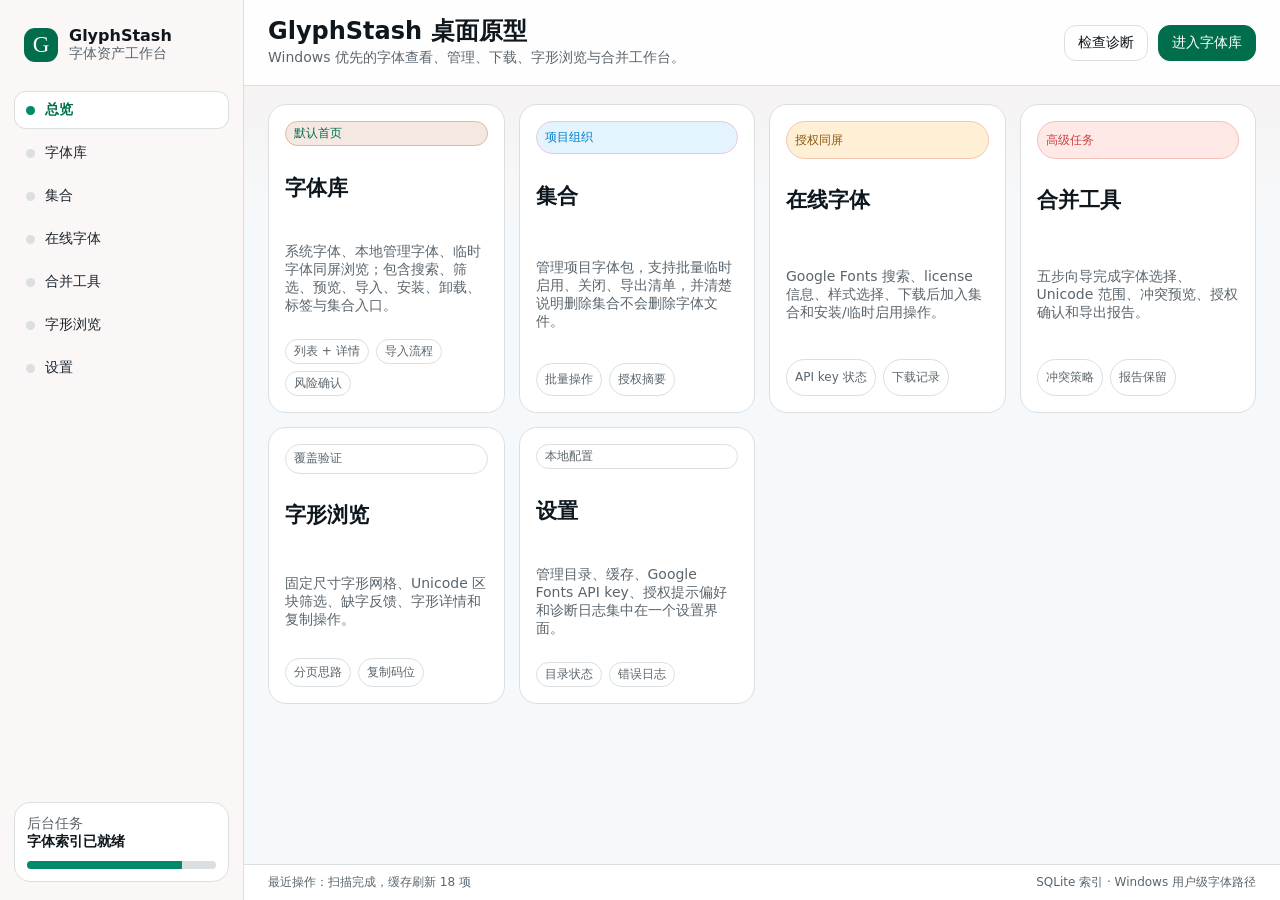
<file: docs/mockup/index.html>
<!doctype html>
<html lang="zh-CN">
<head>
  <meta charset="utf-8">
  <meta name="viewport" content="width=device-width, initial-scale=1">
  <title>GlyphStash Prototype</title>
  <link rel="stylesheet" href="css/glyphstash.css">
</head>
<body>
  <main class="app">
    <aside class="nav">
      <div class="brand">
        <div class="brand-mark">G</div>
        <div>
          <strong>GlyphStash</strong>
          <span>字体资产工作台</span>
        </div>
      </div>
      <nav class="nav-section" aria-label="主导航">
        <a class="nav-link active" href="index.html"><i class="nav-dot"></i><span>总览</span></a>
        <a class="nav-link" href="font-library.html"><i class="nav-dot"></i><span>字体库</span></a>
        <a class="nav-link" href="collections.html"><i class="nav-dot"></i><span>集合</span></a>
        <a class="nav-link" href="online-fonts.html"><i class="nav-dot"></i><span>在线字体</span></a>
        <a class="nav-link" href="merge-tool.html"><i class="nav-dot"></i><span>合并工具</span></a>
        <a class="nav-link" href="glyph-browser.html"><i class="nav-dot"></i><span>字形浏览</span></a>
        <a class="nav-link" href="settings.html"><i class="nav-dot"></i><span>设置</span></a>
      </nav>
      <div class="nav-footer">
        <div class="caption">后台任务</div>
        <strong>字体索引已就绪</strong>
        <div class="meter" style="margin-top:10px"><span style="width:82%"></span></div>
      </div>
    </aside>
    <section class="workspace">
      <header class="topbar">
        <div>
          <h1>GlyphStash 桌面原型</h1>
          <p>Windows 优先的字体查看、管理、下载、字形浏览与合并工作台。</p>
        </div>
        <div class="actions">
          <a class="btn" href="settings.html">检查诊断</a>
          <a class="btn primary" href="font-library.html">进入字体库</a>
        </div>
      </header>
      <div class="content">
        <div class="launcher">
          <a class="screen-card" href="font-library.html">
            <span class="pill ok">默认首页</span>
            <h2>字体库</h2>
            <p class="muted">系统字体、本地管理字体、临时字体同屏浏览；包含搜索、筛选、预览、导入、安装、卸载、标签与集合入口。</p>
            <div class="chips"><span class="chip">列表 + 详情</span><span class="chip">导入流程</span><span class="chip">风险确认</span></div>
          </a>
          <a class="screen-card" href="collections.html">
            <span class="pill blue">项目组织</span>
            <h2>集合</h2>
            <p class="muted">管理项目字体包，支持批量临时启用、关闭、导出清单，并清楚说明删除集合不会删除字体文件。</p>
            <div class="chips"><span class="chip">批量操作</span><span class="chip">授权摘要</span></div>
          </a>
          <a class="screen-card" href="online-fonts.html">
            <span class="pill warn">授权同屏</span>
            <h2>在线字体</h2>
            <p class="muted">Google Fonts 搜索、license 信息、样式选择、下载后加入集合和安装/临时启用操作。</p>
            <div class="chips"><span class="chip">API key 状态</span><span class="chip">下载记录</span></div>
          </a>
          <a class="screen-card" href="merge-tool.html">
            <span class="pill danger">高级任务</span>
            <h2>合并工具</h2>
            <p class="muted">五步向导完成字体选择、Unicode 范围、冲突预览、授权确认和导出报告。</p>
            <div class="chips"><span class="chip">冲突策略</span><span class="chip">报告保留</span></div>
          </a>
          <a class="screen-card" href="glyph-browser.html">
            <span class="pill">覆盖验证</span>
            <h2>字形浏览</h2>
            <p class="muted">固定尺寸字形网格、Unicode 区块筛选、缺字反馈、字形详情和复制操作。</p>
            <div class="chips"><span class="chip">分页思路</span><span class="chip">复制码位</span></div>
          </a>
          <a class="screen-card" href="settings.html">
            <span class="pill">本地配置</span>
            <h2>设置</h2>
            <p class="muted">管理目录、缓存、Google Fonts API key、授权提示偏好和诊断日志集中在一个设置界面。</p>
            <div class="chips"><span class="chip">目录状态</span><span class="chip">错误日志</span></div>
          </a>
        </div>
      </div>
      <footer class="statusbar">
        <span>最近操作：扫描完成，缓存刷新 18 项</span>
        <span>SQLite 索引 · Windows 用户级字体路径</span>
      </footer>
    </section>
  </main>
</body>
</html>
</file>
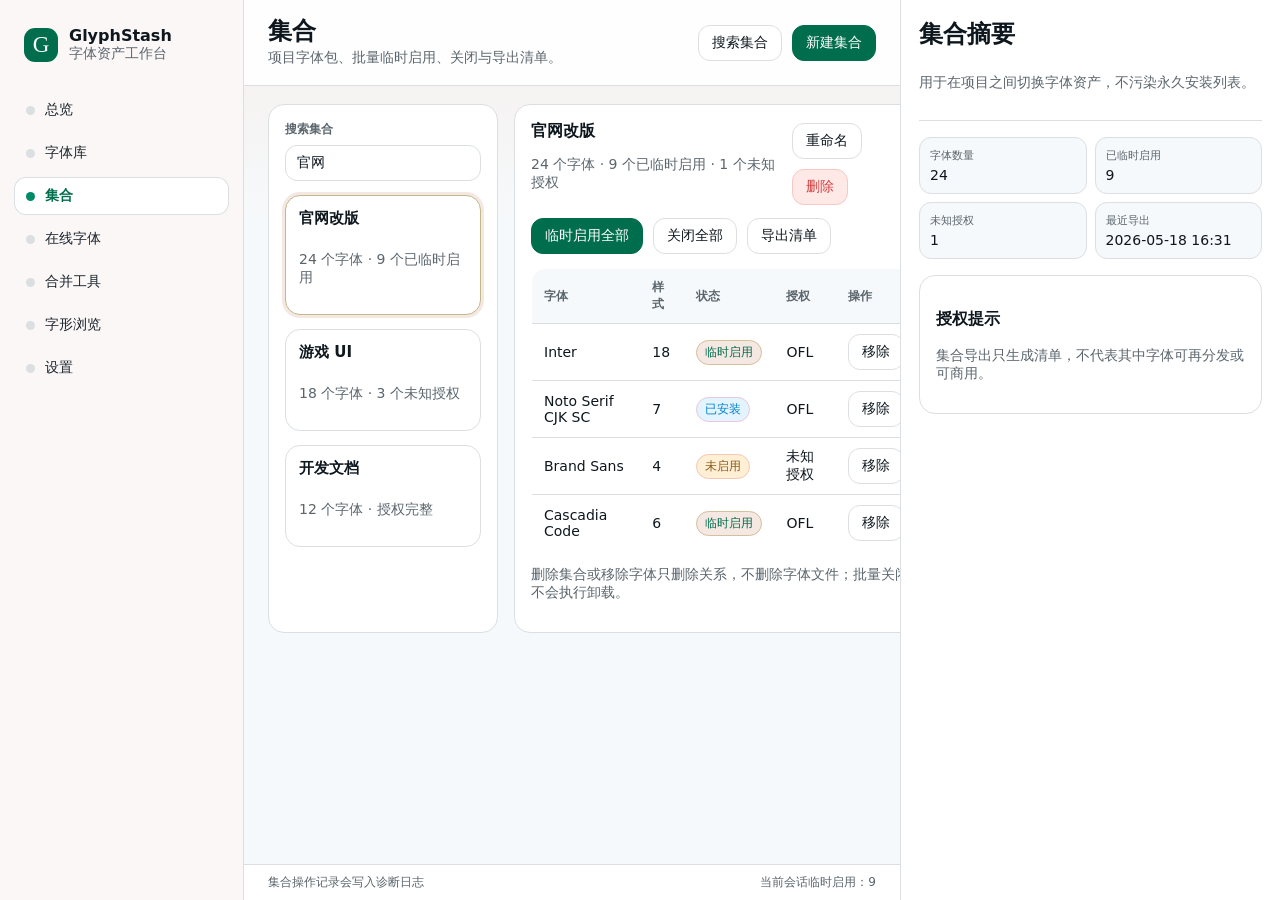
<file: docs/mockup/collections.html>
<!doctype html>
<html lang="zh-CN">
<head>
  <meta charset="utf-8">
  <meta name="viewport" content="width=device-width, initial-scale=1">
  <title>GlyphStash - 集合</title>
  <link rel="stylesheet" href="css/glyphstash.css">
</head>
<body>
  <main class="shell">
    <aside class="nav">
      <div class="brand"><div class="brand-mark">G</div><div><strong>GlyphStash</strong><span>字体资产工作台</span></div></div>
      <nav class="nav-section">
        <a class="nav-link" href="index.html"><i class="nav-dot"></i><span>总览</span></a>
        <a class="nav-link" href="font-library.html"><i class="nav-dot"></i><span>字体库</span></a>
        <a class="nav-link active" href="collections.html"><i class="nav-dot"></i><span>集合</span></a>
        <a class="nav-link" href="online-fonts.html"><i class="nav-dot"></i><span>在线字体</span></a>
        <a class="nav-link" href="merge-tool.html"><i class="nav-dot"></i><span>合并工具</span></a>
        <a class="nav-link" href="glyph-browser.html"><i class="nav-dot"></i><span>字形浏览</span></a>
        <a class="nav-link" href="settings.html"><i class="nav-dot"></i><span>设置</span></a>
      </nav>
    </aside>
    <section class="workspace">
      <header class="topbar">
        <div><h1>集合</h1><p>项目字体包、批量临时启用、关闭与导出清单。</p></div>
        <div class="actions"><button class="btn">搜索集合</button><button class="btn primary">新建集合</button></div>
      </header>
      <div class="content">
        <div class="split-list">
          <aside class="panel panel-pad filter">
            <div class="field"><label>搜索集合</label><input class="input" value="官网"></div>
            <article class="row selectable active" data-collection="官网改版" data-note="24 个字体 · 9 个已临时启用 · 1 个未知授权">
              <h3>官网改版</h3><p class="muted">24 个字体 · 9 个已临时启用</p>
            </article>
            <article class="row selectable" data-collection="游戏 UI" data-note="18 个字体 · 0 个已临时启用 · 3 个未知授权">
              <h3>游戏 UI</h3><p class="muted">18 个字体 · 3 个未知授权</p>
            </article>
            <article class="row selectable" data-collection="开发文档" data-note="12 个字体 · 4 个已临时启用 · 授权完整">
              <h3>开发文档</h3><p class="muted">12 个字体 · 授权完整</p>
            </article>
          </aside>
          <section class="panel panel-pad">
            <div class="section-title">
              <div><h2 data-collection-title>官网改版</h2><p class="muted" data-collection-note>24 个字体 · 9 个已临时启用 · 1 个未知授权</p></div>
              <div class="actions"><button class="btn">重命名</button><button class="btn danger">删除</button></div>
            </div>
            <div class="actions" style="margin-bottom:14px">
              <button class="btn primary" data-bulk-action="集合内字体已加入当前会话临时启用队列">临时启用全部</button>
              <button class="btn" data-bulk-action="只关闭当前会话由 GlyphStash 临时启用的字体">关闭全部</button>
              <button class="btn" data-bulk-action="集合清单已导出为 CSV，包含字体、样式、状态和 license">导出清单</button>
            </div>
            <table class="table">
              <tr><th>字体</th><th>样式</th><th>状态</th><th>授权</th><th>操作</th></tr>
              <tr><td>Inter</td><td>18</td><td><span class="pill ok">临时启用</span></td><td>OFL</td><td><button class="btn">移除</button></td></tr>
              <tr><td>Noto Serif CJK SC</td><td>7</td><td><span class="pill blue">已安装</span></td><td>OFL</td><td><button class="btn">移除</button></td></tr>
              <tr><td>Brand Sans</td><td>4</td><td><span class="pill warn">未启用</span></td><td>未知授权</td><td><button class="btn">移除</button></td></tr>
              <tr><td>Cascadia Code</td><td>6</td><td><span class="pill ok">临时启用</span></td><td>OFL</td><td><button class="btn">移除</button></td></tr>
            </table>
            <p class="muted">删除集合或移除字体只删除关系，不删除字体文件；批量关闭不会执行卸载。</p>
          </section>
        </div>
      </div>
      <footer class="statusbar"><span>集合操作记录会写入诊断日志</span><span>当前会话临时启用：9</span></footer>
    </section>
    <aside class="detail">
      <div class="detail-inner">
        <section class="detail-hero"><h2>集合摘要</h2><p class="muted">用于在项目之间切换字体资产，不污染永久安装列表。</p></section>
        <div class="meta-grid">
          <div class="meta"><span>字体数量</span>24</div>
          <div class="meta"><span>已临时启用</span>9</div>
          <div class="meta"><span>未知授权</span>1</div>
          <div class="meta"><span>最近导出</span>2026-05-18 16:31</div>
        </div>
        <section class="panel panel-pad"><h3>授权提示</h3><p class="muted">集合导出只生成清单，不代表其中字体可再分发或可商用。</p></section>
      </div>
    </aside>
  </main>
  <div class="toast"></div>
  <script src="js/glyphstash.js"></script>
</body>
</html>
</file>
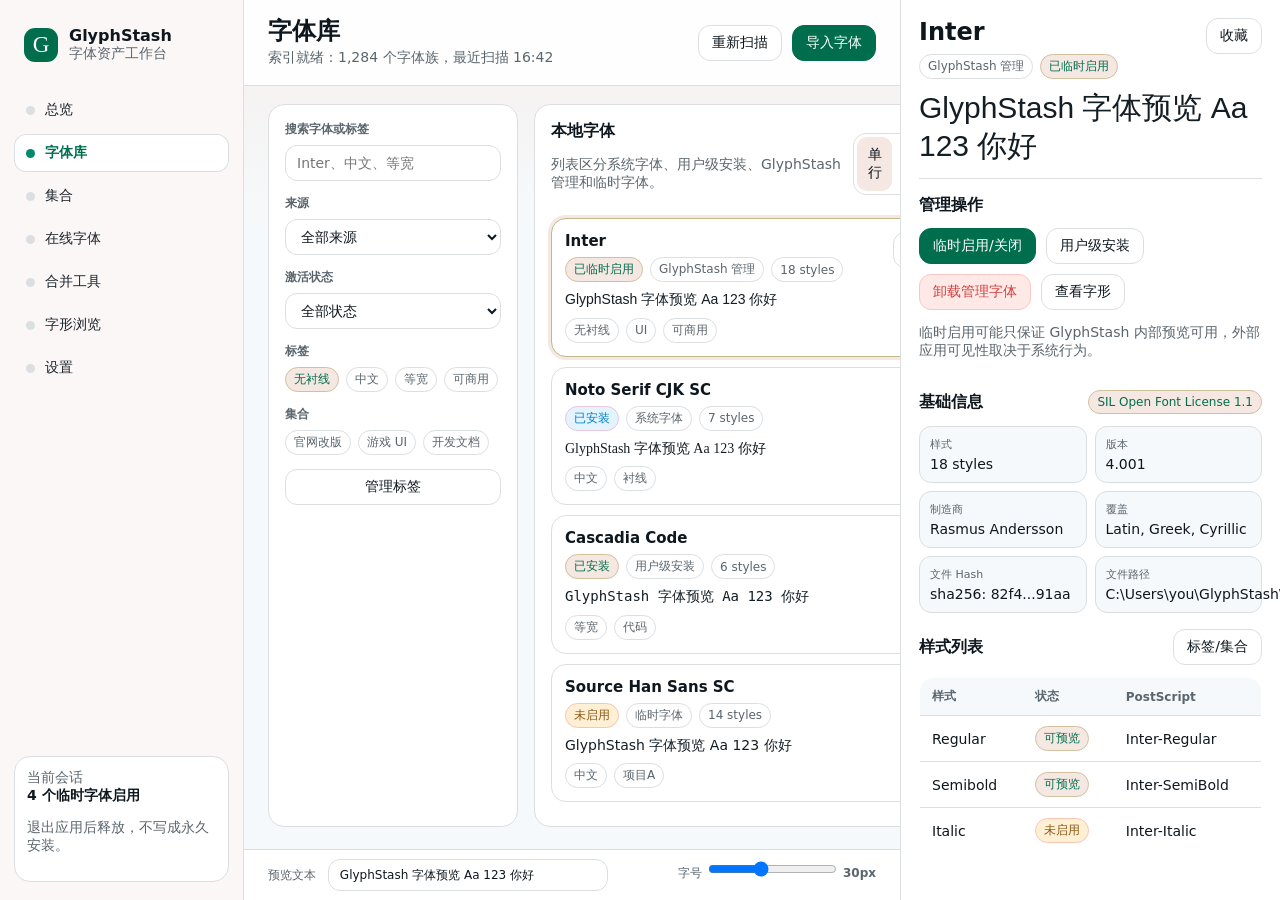
<file: docs/mockup/font-library.html>
<!doctype html>
<html lang="zh-CN">
<head>
  <meta charset="utf-8">
  <meta name="viewport" content="width=device-width, initial-scale=1">
  <title>GlyphStash - 字体库</title>
  <link rel="stylesheet" href="css/glyphstash.css">
</head>
<body>
  <main class="shell">
    <aside class="nav">
      <div class="brand"><div class="brand-mark">G</div><div><strong>GlyphStash</strong><span>字体资产工作台</span></div></div>
      <nav class="nav-section" aria-label="主导航">
        <a class="nav-link" href="index.html"><i class="nav-dot"></i><span>总览</span></a>
        <a class="nav-link active" href="font-library.html"><i class="nav-dot"></i><span>字体库</span></a>
        <a class="nav-link" href="collections.html"><i class="nav-dot"></i><span>集合</span></a>
        <a class="nav-link" href="online-fonts.html"><i class="nav-dot"></i><span>在线字体</span></a>
        <a class="nav-link" href="merge-tool.html"><i class="nav-dot"></i><span>合并工具</span></a>
        <a class="nav-link" href="glyph-browser.html"><i class="nav-dot"></i><span>字形浏览</span></a>
        <a class="nav-link" href="settings.html"><i class="nav-dot"></i><span>设置</span></a>
      </nav>
      <div class="nav-footer"><div class="caption">当前会话</div><strong>4 个临时字体启用</strong><p class="muted">退出应用后释放，不写成永久安装。</p></div>
    </aside>
    <section class="workspace">
      <header class="topbar">
        <div>
          <h1>字体库</h1>
          <p data-scan-status>索引就绪：1,284 个字体族，最近扫描 16:42</p>
        </div>
        <div class="actions">
          <button class="btn" data-start-scan>重新扫描</button>
          <button class="btn primary" data-open-import>导入字体</button>
        </div>
      </header>
      <div class="content">
        <div class="main-grid">
          <aside class="filter panel panel-pad">
            <div class="field">
              <label for="font-search">搜索字体或标签</label>
              <input id="font-search" class="input" data-font-search placeholder="Inter、中文、等宽">
            </div>
            <div class="field">
              <label>来源</label>
              <select class="select" data-source-filter>
                <option>全部来源</option>
                <option>系统字体</option>
                <option>用户级安装</option>
                <option>GlyphStash 管理</option>
                <option>临时字体</option>
              </select>
            </div>
            <div class="field">
              <label>激活状态</label>
              <select class="select" data-state-filter>
                <option>全部状态</option>
                <option>已安装</option>
                <option>已临时启用</option>
                <option>未启用</option>
              </select>
            </div>
            <div class="field">
              <label>标签</label>
              <div class="chips">
                <button class="chip active">无衬线</button>
                <button class="chip">中文</button>
                <button class="chip">等宽</button>
                <button class="chip">可商用</button>
              </div>
            </div>
            <div class="field">
              <label>集合</label>
              <div class="chips">
                <button class="chip">官网改版</button>
                <button class="chip">游戏 UI</button>
                <button class="chip">开发文档</button>
              </div>
            </div>
            <button class="btn" data-open-tags>管理标签</button>
          </aside>
          <section class="panel panel-pad">
            <div class="section-title">
              <div>
                <h2>本地字体</h2>
                <p class="muted">列表区分系统字体、用户级安装、GlyphStash 管理和临时字体。</p>
              </div>
              <div class="segmented">
                <button class="active" data-preview-mode>单行</button>
                <button data-preview-mode>段落</button>
                <button data-preview-mode>字符集</button>
              </div>
            </div>
            <div class="list" data-font-list></div>
          </section>
        </div>
      </div>
      <footer class="statusbar">
        <span>预览文本 <input class="input" data-preview-text value="GlyphStash 字体预览 Aa 123 你好" style="width:280px;min-height:30px;margin-left:8px"></span>
        <span>字号 <input type="range" data-font-size min="18" max="48" value="30"> <b data-font-size-label>30px</b></span>
      </footer>
    </section>
    <aside class="detail">
      <div class="detail-inner">
        <section class="detail-hero">
          <div class="row-head">
            <div>
              <h2 data-detail-name>Inter</h2>
              <div class="chips" style="margin-top:8px"><span class="pill" data-detail-source>GlyphStash 管理</span><span data-detail-state class="pill ok">已临时启用</span></div>
            </div>
            <button class="btn">收藏</button>
          </div>
          <p class="font-preview preview-sans" data-detail-preview style="font-size:30px">GlyphStash 字体预览 Aa 123 你好</p>
        </section>
        <section>
          <div class="section-title"><h3>管理操作</h3></div>
          <div class="actions">
            <button class="btn primary">临时启用/关闭</button>
            <button class="btn">用户级安装</button>
            <button class="btn danger" data-uninstall-font>卸载管理字体</button>
            <a class="btn" href="glyph-browser.html">查看字形</a>
          </div>
          <p class="muted">临时启用可能只保证 GlyphStash 内部预览可用，外部应用可见性取决于系统行为。</p>
        </section>
        <section>
          <div class="section-title"><h3>基础信息</h3><span data-detail-license class="pill ok">SIL Open Font License 1.1</span></div>
          <div class="meta-grid" data-detail-meta></div>
        </section>
        <section>
          <div class="section-title"><h3>样式列表</h3><button class="btn" data-open-tags>标签/集合</button></div>
          <table class="table">
            <tr><th>样式</th><th>状态</th><th>PostScript</th></tr>
            <tr><td>Regular</td><td><span class="pill ok">可预览</span></td><td>Inter-Regular</td></tr>
            <tr><td>Semibold</td><td><span class="pill ok">可预览</span></td><td>Inter-SemiBold</td></tr>
            <tr><td>Italic</td><td><span class="pill warn">未启用</span></td><td>Inter-Italic</td></tr>
          </table>
        </section>
      </div>
    </aside>
  </main>

  <div class="modal-backdrop" id="import-modal">
    <section class="modal">
      <h2>导入字体</h2>
      <p class="muted">解析结果会先展示重复、同名不同版本、损坏文件和授权状态，再决定是否安装或临时启用。</p>
      <table class="table">
        <tr><th>文件</th><th>格式</th><th>解析状态</th><th>授权</th></tr>
        <tr><td>BrandSans-Regular.otf</td><td>OTF</td><td><span class="pill ok">可导入</span></td><td>未知授权</td></tr>
        <tr><td>BrandSans-Bold.otf</td><td>OTF</td><td><span class="pill warn">同名不同版本</span></td><td>OFL</td></tr>
        <tr><td>broken-font.ttf</td><td>TTF</td><td><span class="pill danger">文件损坏</span></td><td>无法读取</td></tr>
      </table>
      <div class="two-col" style="margin-top:14px">
        <label class="row"><input type="checkbox" checked> 加入 GlyphStash 管理目录</label>
        <label class="row"><input type="checkbox"> 用户级安装</label>
        <label class="row"><input type="checkbox" checked> 当前会话临时启用</label>
        <label class="row"><input type="checkbox"> 加入集合：官网改版</label>
      </div>
      <div class="actions" style="justify-content:flex-end;margin-top:16px">
        <button class="btn" data-close-modal="import-modal">取消</button>
        <button class="btn primary" data-start-import>开始导入</button>
      </div>
    </section>
  </div>

  <div class="modal-backdrop" id="tags-modal">
    <section class="modal">
      <h2>标签</h2>
      <div class="field"><label>搜索标签</label><input class="input" placeholder="衬线、中文、项目A"></div>
      <div class="section-title" style="margin-top:16px"><h3>已选标签</h3></div>
      <div class="chips"><span class="chip active">无衬线</span><span class="chip active">UI</span><span class="chip active">可商用</span></div>
      <div class="section-title" style="margin-top:16px"><h3>全部标签</h3><button class="btn">新建标签</button></div>
      <table class="table">
        <tr><th>标签名称</th><th>关联字体</th><th>操作</th></tr>
        <tr><td>中文</td><td>86</td><td><button class="btn">重命名</button> <button class="btn danger">删除</button></td></tr>
        <tr><td>等宽</td><td>24</td><td><button class="btn">重命名</button> <button class="btn danger">删除</button></td></tr>
      </table>
      <p class="muted">删除标签只移除标签和字体的关联，不删除字体。</p>
      <div class="actions" style="justify-content:flex-end"><button class="btn primary" data-close-modal="tags-modal">完成</button></div>
    </section>
  </div>

  <div class="modal-backdrop" id="uninstall-modal">
    <section class="modal">
      <h2>卸载字体</h2>
      <p>将卸载当前 GlyphStash 管理的用户级字体。系统字体不会被删除，非 GlyphStash 管理字体也不会执行卸载。</p>
      <div class="actions" style="justify-content:flex-end"><button class="btn" data-close-modal="uninstall-modal">取消</button><button class="btn danger" data-confirm-uninstall>确认卸载</button></div>
    </section>
  </div>
  <div class="toast"></div>
  <script src="js/glyphstash.js"></script>
</body>
</html>
</file>
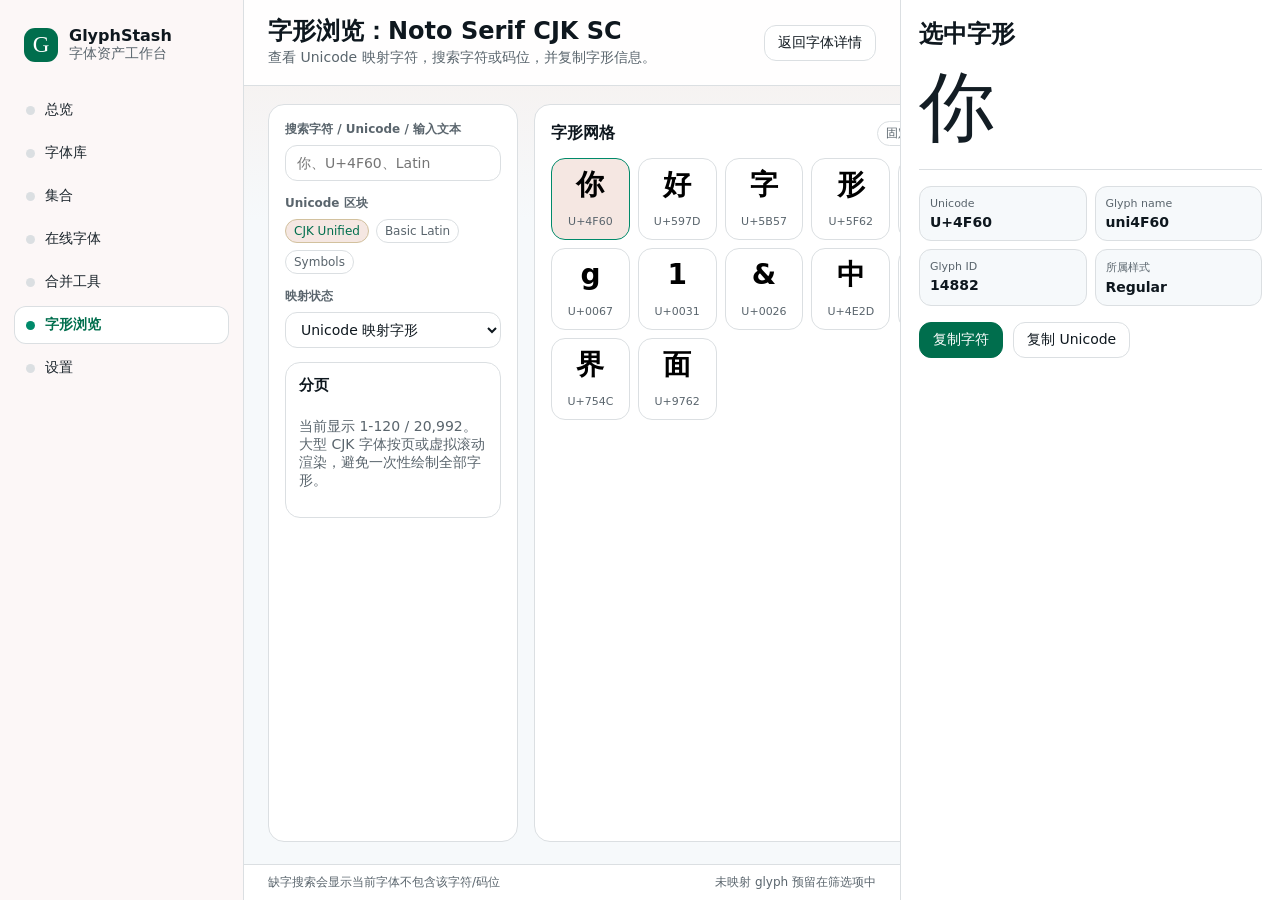
<file: docs/mockup/glyph-browser.html>
<!doctype html>
<html lang="zh-CN">
<head>
  <meta charset="utf-8">
  <meta name="viewport" content="width=device-width, initial-scale=1">
  <title>GlyphStash - 字形浏览</title>
  <link rel="stylesheet" href="css/glyphstash.css">
</head>
<body>
  <main class="shell">
    <aside class="nav">
      <div class="brand"><div class="brand-mark">G</div><div><strong>GlyphStash</strong><span>字体资产工作台</span></div></div>
      <nav class="nav-section">
        <a class="nav-link" href="index.html"><i class="nav-dot"></i><span>总览</span></a>
        <a class="nav-link" href="font-library.html"><i class="nav-dot"></i><span>字体库</span></a>
        <a class="nav-link" href="collections.html"><i class="nav-dot"></i><span>集合</span></a>
        <a class="nav-link" href="online-fonts.html"><i class="nav-dot"></i><span>在线字体</span></a>
        <a class="nav-link" href="merge-tool.html"><i class="nav-dot"></i><span>合并工具</span></a>
        <a class="nav-link active" href="glyph-browser.html"><i class="nav-dot"></i><span>字形浏览</span></a>
        <a class="nav-link" href="settings.html"><i class="nav-dot"></i><span>设置</span></a>
      </nav>
    </aside>
    <section class="workspace">
      <header class="topbar">
        <div><h1>字形浏览：Noto Serif CJK SC</h1><p>查看 Unicode 映射字符，搜索字符或码位，并复制字形信息。</p></div>
        <div class="actions"><a class="btn" href="font-library.html">返回字体详情</a></div>
      </header>
      <div class="content">
        <div class="main-grid">
          <aside class="panel panel-pad filter">
            <div class="field"><label>搜索字符 / Unicode / 输入文本</label><input class="input" data-glyph-search placeholder="你、U+4F60、Latin"></div>
            <div class="field"><label>Unicode 区块</label><div class="chips"><button class="chip active">CJK Unified</button><button class="chip">Basic Latin</button><button class="chip">Symbols</button></div></div>
            <div class="field"><label>映射状态</label><select class="select"><option>Unicode 映射字形</option><option>未映射字形</option></select></div>
            <div class="row">
              <h3>分页</h3>
              <p class="muted">当前显示 1-120 / 20,992。大型 CJK 字体按页或虚拟滚动渲染，避免一次性绘制全部字形。</p>
            </div>
          </aside>
          <section class="panel panel-pad">
            <div class="section-title"><h2>字形网格</h2><span class="pill">固定单元 78px</span></div>
            <div class="glyph-grid" data-glyph-grid></div>
          </section>
        </div>
      </div>
      <footer class="statusbar"><span>缺字搜索会显示当前字体不包含该字符/码位</span><span>未映射 glyph 预留在筛选项中</span></footer>
    </section>
    <aside class="detail">
      <div class="detail-inner">
        <section class="detail-hero">
          <h2>选中字形</h2>
          <p class="font-preview preview-serif" data-glyph-char style="font-size:76px">你</p>
        </section>
        <div class="meta-grid">
          <div class="meta"><span>Unicode</span><b data-glyph-code>U+4F60</b></div>
          <div class="meta"><span>Glyph name</span><b data-glyph-name>uni4F60</b></div>
          <div class="meta"><span>Glyph ID</span><b data-glyph-id>14882</b></div>
          <div class="meta"><span>所属样式</span><b>Regular</b></div>
        </div>
        <div class="actions"><button class="btn primary" data-copy="字符">复制字符</button><button class="btn" data-copy="Unicode 码位">复制 Unicode</button></div>
      </div>
    </aside>
  </main>
  <div class="toast"></div>
  <script src="js/glyphstash.js"></script>
</body>
</html>
</file>
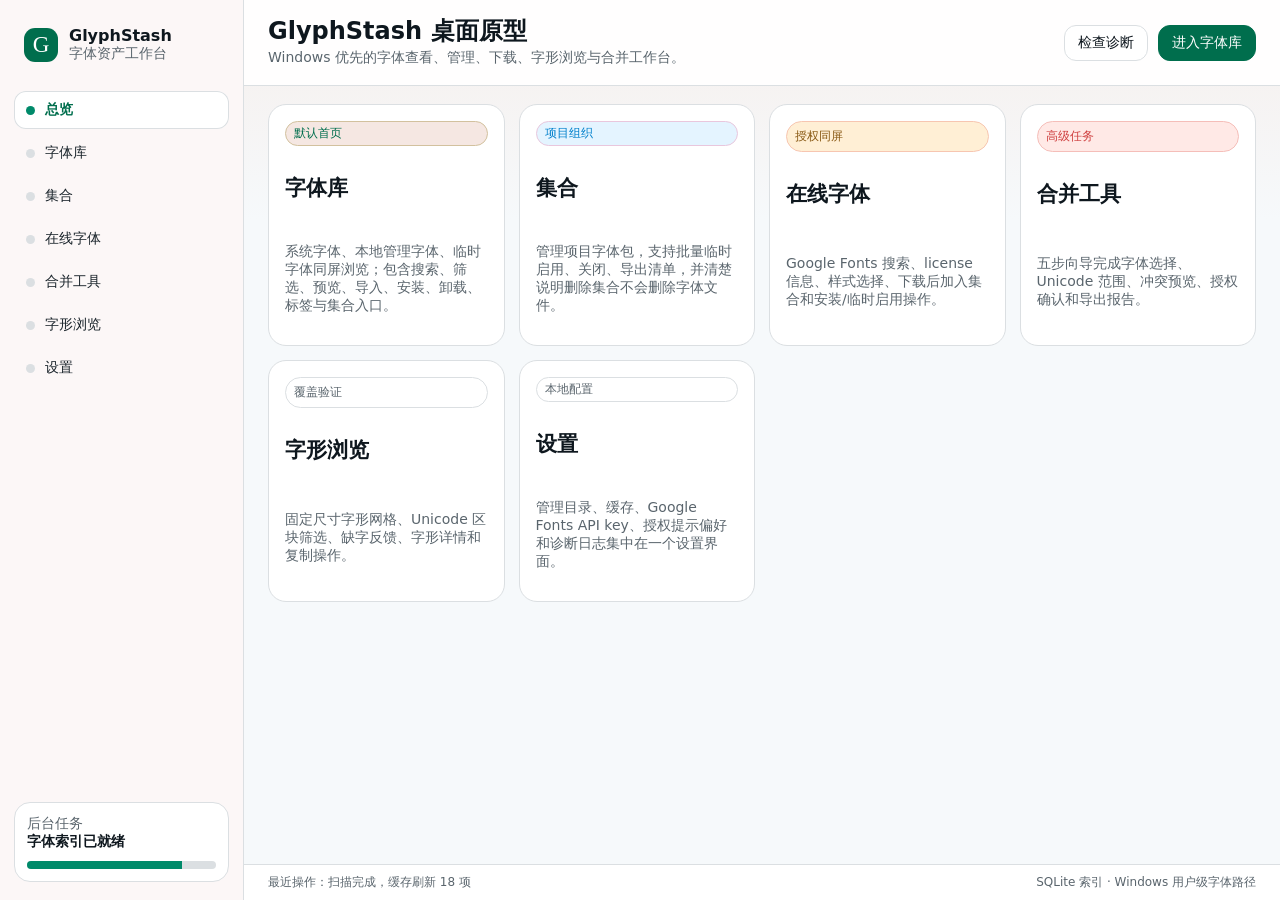
<file: docs/mockup/glyphstash-prototype.html>
<!doctype html>
<html lang="zh-CN">
<head>
  <meta charset="utf-8">
  <meta name="viewport" content="width=device-width, initial-scale=1">
  <title>GlyphStash Prototype</title>
  <link rel="stylesheet" href="css/glyphstash.css">
</head>
<body>
  <main class="app">
    <aside class="nav">
      <div class="brand">
        <div class="brand-mark">G</div>
        <div>
          <strong>GlyphStash</strong>
          <span>字体资产工作台</span>
        </div>
      </div>
      <nav class="nav-section" aria-label="主导航">
        <a class="nav-link active" href="index.html"><i class="nav-dot"></i><span>总览</span></a>
        <a class="nav-link" href="font-library.html"><i class="nav-dot"></i><span>字体库</span></a>
        <a class="nav-link" href="collections.html"><i class="nav-dot"></i><span>集合</span></a>
        <a class="nav-link" href="online-fonts.html"><i class="nav-dot"></i><span>在线字体</span></a>
        <a class="nav-link" href="merge-tool.html"><i class="nav-dot"></i><span>合并工具</span></a>
        <a class="nav-link" href="glyph-browser.html"><i class="nav-dot"></i><span>字形浏览</span></a>
        <a class="nav-link" href="settings.html"><i class="nav-dot"></i><span>设置</span></a>
      </nav>
      <div class="nav-footer">
        <div class="caption">后台任务</div>
        <strong>字体索引已就绪</strong>
        <div class="meter" style="margin-top:10px"><span style="width:82%"></span></div>
      </div>
    </aside>
    <section class="workspace">
      <header class="topbar">
        <div>
          <h1>GlyphStash 桌面原型</h1>
          <p>Windows 优先的字体查看、管理、下载、字形浏览与合并工作台。</p>
        </div>
        <div class="actions">
          <a class="btn" href="settings.html">检查诊断</a>
          <a class="btn primary" href="font-library.html">进入字体库</a>
        </div>
      </header>
      <div class="content">
        <div class="launcher">
          <a class="screen-card" href="font-library.html"><span class="pill ok">默认首页</span><h2>字体库</h2><p class="muted">系统字体、本地管理字体、临时字体同屏浏览；包含搜索、筛选、预览、导入、安装、卸载、标签与集合入口。</p></a>
          <a class="screen-card" href="collections.html"><span class="pill blue">项目组织</span><h2>集合</h2><p class="muted">管理项目字体包，支持批量临时启用、关闭、导出清单，并清楚说明删除集合不会删除字体文件。</p></a>
          <a class="screen-card" href="online-fonts.html"><span class="pill warn">授权同屏</span><h2>在线字体</h2><p class="muted">Google Fonts 搜索、license 信息、样式选择、下载后加入集合和安装/临时启用操作。</p></a>
          <a class="screen-card" href="merge-tool.html"><span class="pill danger">高级任务</span><h2>合并工具</h2><p class="muted">五步向导完成字体选择、Unicode 范围、冲突预览、授权确认和导出报告。</p></a>
          <a class="screen-card" href="glyph-browser.html"><span class="pill">覆盖验证</span><h2>字形浏览</h2><p class="muted">固定尺寸字形网格、Unicode 区块筛选、缺字反馈、字形详情和复制操作。</p></a>
          <a class="screen-card" href="settings.html"><span class="pill">本地配置</span><h2>设置</h2><p class="muted">管理目录、缓存、Google Fonts API key、授权提示偏好和诊断日志集中在一个设置界面。</p></a>
        </div>
      </div>
      <footer class="statusbar">
        <span>最近操作：扫描完成，缓存刷新 18 项</span>
        <span>SQLite 索引 · Windows 用户级字体路径</span>
      </footer>
    </section>
  </main>
</body>
</html>
</file>
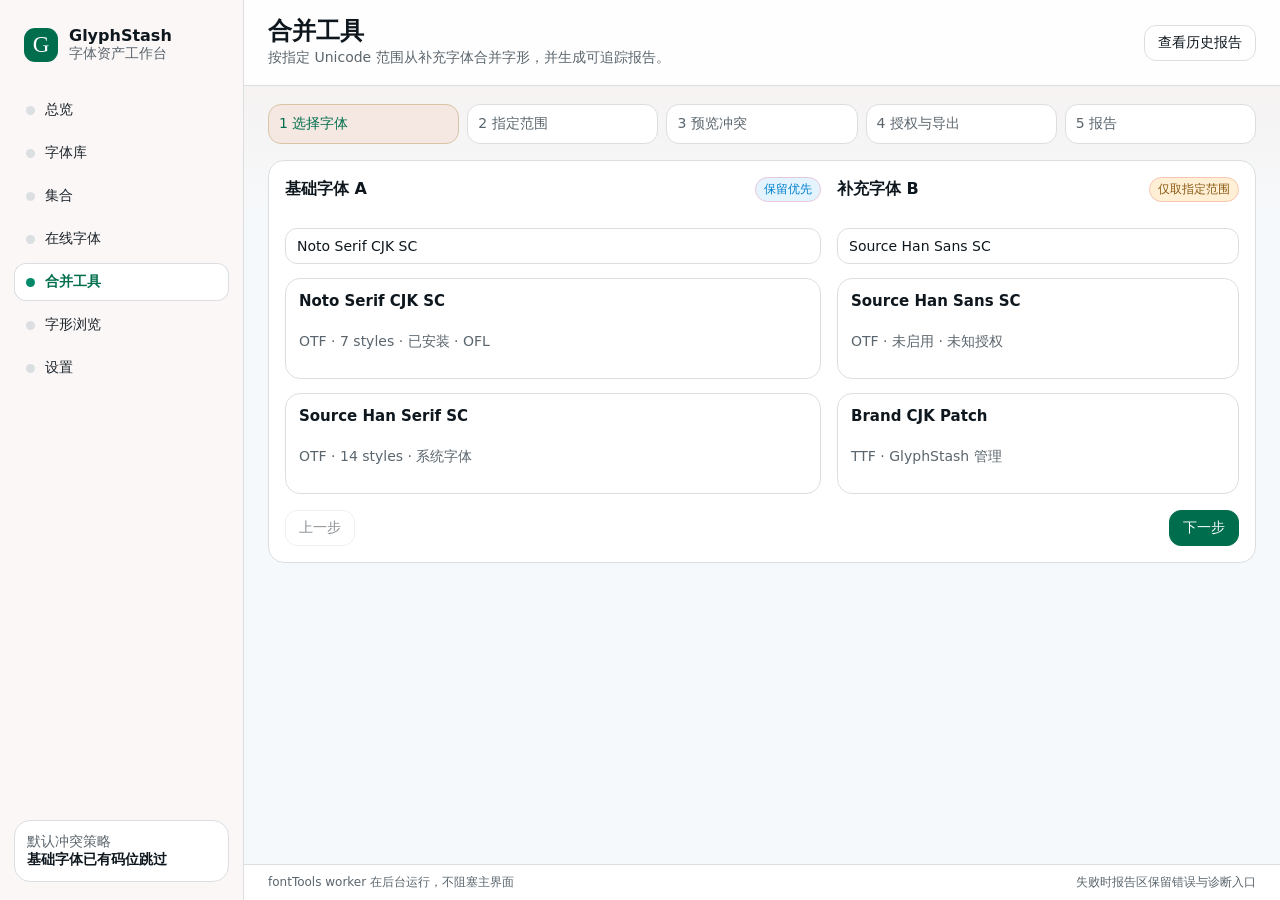
<file: docs/mockup/merge-tool.html>
<!doctype html>
<html lang="zh-CN">
<head>
  <meta charset="utf-8">
  <meta name="viewport" content="width=device-width, initial-scale=1">
  <title>GlyphStash - 合并工具</title>
  <link rel="stylesheet" href="css/glyphstash.css">
</head>
<body>
  <main class="app">
    <aside class="nav">
      <div class="brand"><div class="brand-mark">G</div><div><strong>GlyphStash</strong><span>字体资产工作台</span></div></div>
      <nav class="nav-section">
        <a class="nav-link" href="index.html"><i class="nav-dot"></i><span>总览</span></a>
        <a class="nav-link" href="font-library.html"><i class="nav-dot"></i><span>字体库</span></a>
        <a class="nav-link" href="collections.html"><i class="nav-dot"></i><span>集合</span></a>
        <a class="nav-link" href="online-fonts.html"><i class="nav-dot"></i><span>在线字体</span></a>
        <a class="nav-link active" href="merge-tool.html"><i class="nav-dot"></i><span>合并工具</span></a>
        <a class="nav-link" href="glyph-browser.html"><i class="nav-dot"></i><span>字形浏览</span></a>
        <a class="nav-link" href="settings.html"><i class="nav-dot"></i><span>设置</span></a>
      </nav>
      <div class="nav-footer"><div class="caption">默认冲突策略</div><strong>基础字体已有码位跳过</strong></div>
    </aside>
    <section class="workspace">
      <header class="topbar">
        <div><h1>合并工具</h1><p>按指定 Unicode 范围从补充字体合并字形，并生成可追踪报告。</p></div>
        <div class="actions"><button class="btn">查看历史报告</button></div>
      </header>
      <div class="content">
        <div class="stepper" style="margin-bottom:16px">
          <button class="step active" data-step>1 选择字体</button>
          <button class="step" data-step>2 指定范围</button>
          <button class="step" data-step>3 预览冲突</button>
          <button class="step" data-step>4 授权与导出</button>
          <button class="step" data-step>5 报告</button>
        </div>
        <section class="panel panel-pad">
          <div class="wizard-page active" data-wizard-page>
            <div class="two-col">
              <div class="filter">
                <div class="section-title"><h2>基础字体 A</h2><span class="pill blue">保留优先</span></div>
                <input class="input" value="Noto Serif CJK SC">
                <article class="row active"><h3>Noto Serif CJK SC</h3><p class="muted">OTF · 7 styles · 已安装 · OFL</p></article>
                <article class="row"><h3>Source Han Serif SC</h3><p class="muted">OTF · 14 styles · 系统字体</p></article>
              </div>
              <div class="filter">
                <div class="section-title"><h2>补充字体 B</h2><span class="pill warn">仅取指定范围</span></div>
                <input class="input" value="Source Han Sans SC">
                <article class="row active"><h3>Source Han Sans SC</h3><p class="muted">OTF · 未启用 · 未知授权</p></article>
                <article class="row"><h3>Brand CJK Patch</h3><p class="muted">TTF · GlyphStash 管理</p></article>
              </div>
            </div>
          </div>
          <div class="wizard-page" data-wizard-page>
            <div class="field">
              <label>Unicode 范围输入</label>
              <input class="input" data-range-input value="U+4E00-U+9FFF">
            </div>
            <div class="chips">
              <button class="chip active">CJK Unified Ideographs</button>
              <button class="chip">Basic Latin</button>
              <button class="chip">CJK Symbols</button>
              <button class="chip">Punctuation</button>
            </div>
            <div class="row">
              <h3>范围摘要</h3>
              <p class="muted" data-range-summary>U+4E00-U+9FFF · 将预检查补充字体覆盖、重复码位和授权状态</p>
              <div class="meta-grid">
                <div class="meta"><span>预计检查字形</span>20,992</div>
                <div class="meta"><span>补充字体覆盖</span>2,064</div>
                <div class="meta"><span>重复码位</span>128</div>
                <div class="meta"><span>缺失字形</span>18,800</div>
              </div>
            </div>
          </div>
          <div class="wizard-page" data-wizard-page>
            <div class="section-title"><h2>冲突摘要</h2><span class="pill warn">需确认授权</span></div>
            <div class="meta-grid">
              <div class="meta"><span>重复码位</span>128 · 默认跳过</div>
              <div class="meta"><span>缺失字形</span>18,800 · 不写入</div>
              <div class="meta"><span>字体单位不匹配</span>已转换预检查</div>
              <div class="meta"><span>格式支持</span>OTF 可处理</div>
            </div>
            <table class="table">
              <tr><th>码位</th><th>字符</th><th>基础字体状态</th><th>补充字体状态</th><th>默认处理</th></tr>
              <tr><td>U+4F60</td><td>你</td><td>已存在</td><td>存在</td><td><span class="pill warn">跳过</span></td></tr>
              <tr><td>U+9FA5</td><td>龥</td><td>缺失</td><td>存在</td><td><span class="pill ok">合并</span></td></tr>
              <tr><td>U+2E80</td><td>⺀</td><td>缺失</td><td>缺失</td><td><span class="pill">记录缺失</span></td></tr>
            </table>
          </div>
          <div class="wizard-page" data-wizard-page>
            <div class="two-col">
              <section class="row">
                <h3>授权确认</h3>
                <p class="muted">GlyphStash 不判断商业可用性；合并和导出前必须由用户确认输入字体授权风险。</p>
                <div class="chips"><span class="pill ok">基础字体：OFL</span><span class="pill warn">补充字体：未知授权</span></div>
                <label style="margin-top:12px;display:flex;gap:9px;align-items:flex-start"><input type="checkbox" data-license-confirm> 我确认有权执行合并和导出，并理解未知授权不代表可商用。</label>
              </section>
              <section class="row">
                <h3>输出设置</h3>
                <div class="field"><label>输出字体名称</label><input class="input" value="Noto Serif CJK SC Patch"></div>
                <div class="field"><label>输出文件路径</label><input class="input" value="D:\\GlyphStash\\exports\\NotoSerifCJKSC-Patch.otf"></div>
                <p class="muted">输出不能覆盖原始字体文件。</p>
              </section>
            </div>
          </div>
          <div class="wizard-page" data-wizard-page>
            <div class="row">
              <div class="section-title"><h2>合并报告</h2><span class="pill ok">成功</span></div>
              <p data-merge-report>等待导出。</p>
              <table class="table">
                <tr><th>项目</th><th>结果</th></tr>
                <tr><td>输入字体</td><td>Noto Serif CJK SC + Source Han Sans SC</td></tr>
                <tr><td>范围</td><td>U+4E00-U+9FFF</td></tr>
                <tr><td>输出文件</td><td>D:\GlyphStash\exports\NotoSerifCJKSC-Patch.otf</td></tr>
                <tr><td>license 确认时间</td><td>2026-05-18 16:57</td></tr>
              </table>
            </div>
          </div>
          <div class="actions" style="justify-content:space-between;margin-top:16px">
            <button class="btn" data-prev-step>上一步</button>
            <button class="btn primary" data-next-step>下一步</button>
          </div>
        </section>
      </div>
      <footer class="statusbar"><span>fontTools worker 在后台运行，不阻塞主界面</span><span>失败时报告区保留错误与诊断入口</span></footer>
    </section>
  </main>
  <div class="toast"></div>
  <script src="js/glyphstash.js"></script>
</body>
</html>
</file>
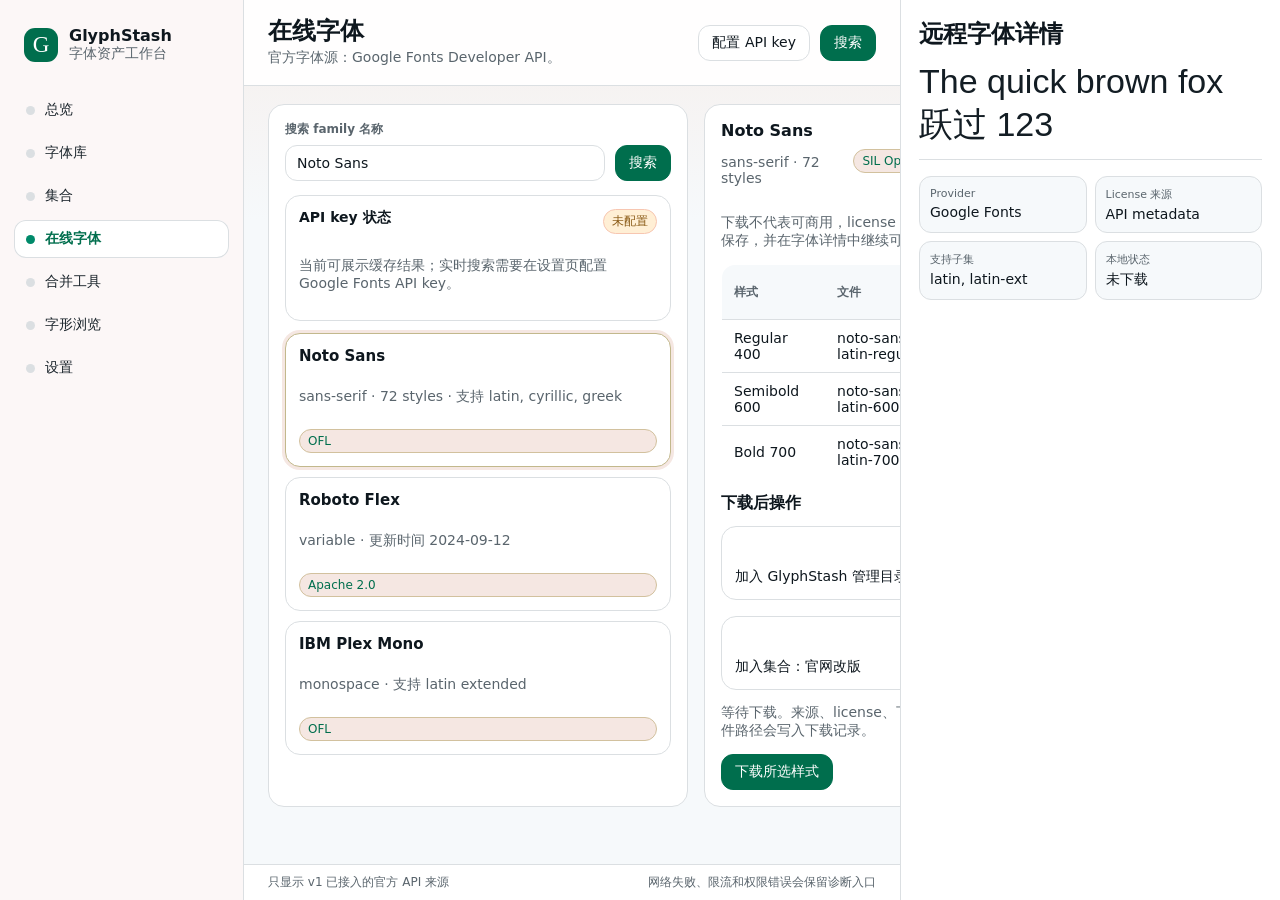
<file: docs/mockup/online-fonts.html>
<!doctype html>
<html lang="zh-CN">
<head>
  <meta charset="utf-8">
  <meta name="viewport" content="width=device-width, initial-scale=1">
  <title>GlyphStash - 在线字体</title>
  <link rel="stylesheet" href="css/glyphstash.css">
</head>
<body>
  <main class="shell">
    <aside class="nav">
      <div class="brand"><div class="brand-mark">G</div><div><strong>GlyphStash</strong><span>字体资产工作台</span></div></div>
      <nav class="nav-section">
        <a class="nav-link" href="index.html"><i class="nav-dot"></i><span>总览</span></a>
        <a class="nav-link" href="font-library.html"><i class="nav-dot"></i><span>字体库</span></a>
        <a class="nav-link" href="collections.html"><i class="nav-dot"></i><span>集合</span></a>
        <a class="nav-link active" href="online-fonts.html"><i class="nav-dot"></i><span>在线字体</span></a>
        <a class="nav-link" href="merge-tool.html"><i class="nav-dot"></i><span>合并工具</span></a>
        <a class="nav-link" href="glyph-browser.html"><i class="nav-dot"></i><span>字形浏览</span></a>
        <a class="nav-link" href="settings.html"><i class="nav-dot"></i><span>设置</span></a>
      </nav>
    </aside>
    <section class="workspace">
      <header class="topbar">
        <div><h1>在线字体</h1><p>官方字体源：Google Fonts Developer API。</p></div>
        <div class="actions"><a class="btn" href="settings.html">配置 API key</a><button class="btn primary" data-remote-search>搜索</button></div>
      </header>
      <div class="content">
        <div class="two-col">
          <section class="panel panel-pad">
            <div class="field" style="margin-bottom:14px">
              <label>搜索 family 名称</label>
              <div class="range-row"><input class="input" value="Noto Sans" aria-label="搜索在线字体"><button class="btn primary" data-remote-search>搜索</button></div>
            </div>
            <div class="row" style="margin-bottom:12px">
              <div class="row-head"><strong>API key 状态</strong><span class="pill warn">未配置</span></div>
              <p class="muted">当前可展示缓存结果；实时搜索需要在设置页配置 Google Fonts API key。</p>
            </div>
            <div class="list" data-remote-results>
              <article class="row selectable active" data-remote-font data-family="Noto Sans" data-category="sans-serif · 72 styles" data-license="SIL Open Font License 1.1">
                <h3>Noto Sans</h3><p class="muted">sans-serif · 72 styles · 支持 latin, cyrillic, greek</p><span class="pill ok">OFL</span>
              </article>
              <article class="row selectable" data-remote-font data-family="Roboto Flex" data-category="sans-serif variable · 1 axis set" data-license="Apache License 2.0">
                <h3>Roboto Flex</h3><p class="muted">variable · 更新时间 2024-09-12</p><span class="pill ok">Apache 2.0</span>
              </article>
              <article class="row selectable" data-remote-font data-family="IBM Plex Mono" data-category="monospace · 14 styles" data-license="SIL Open Font License 1.1">
                <h3>IBM Plex Mono</h3><p class="muted">monospace · 支持 latin extended</p><span class="pill ok">OFL</span>
              </article>
            </div>
          </section>
          <section class="panel panel-pad">
            <div class="section-title">
              <div><h2 data-remote-title>Noto Sans</h2><p class="muted" data-remote-category>sans-serif · 72 styles</p></div>
              <span class="pill ok" data-remote-license>SIL Open Font License 1.1</span>
            </div>
            <p class="muted">下载不代表可商用，license 信息必须随下载记录保存，并在字体详情中继续可见。</p>
            <table class="table">
              <tr><th>样式</th><th>文件</th><th>选择</th></tr>
              <tr><td>Regular 400</td><td>noto-sans-v36-latin-regular.ttf</td><td><input type="checkbox" checked></td></tr>
              <tr><td>Semibold 600</td><td>noto-sans-v36-latin-600.ttf</td><td><input type="checkbox" checked></td></tr>
              <tr><td>Bold 700</td><td>noto-sans-v36-latin-700.ttf</td><td><input type="checkbox" checked></td></tr>
            </table>
            <div class="section-title" style="margin-top:14px"><h3>下载后操作</h3></div>
            <div class="two-col">
              <label class="row"><input type="checkbox" checked> 加入 GlyphStash 管理目录</label>
              <label class="row"><input type="checkbox"> 用户级安装</label>
              <label class="row"><input type="checkbox" checked> 加入集合：官网改版</label>
              <label class="row"><input type="checkbox"> 当前会话临时启用</label>
            </div>
            <p class="muted" data-download-state>等待下载。来源、license、下载 URL 与本地文件路径会写入下载记录。</p>
            <button class="btn primary" data-download-font>下载所选样式</button>
          </section>
        </div>
      </div>
      <footer class="statusbar"><span>只显示 v1 已接入的官方 API 来源</span><span>网络失败、限流和权限错误会保留诊断入口</span></footer>
    </section>
    <aside class="detail">
      <div class="detail-inner">
        <section class="detail-hero"><h2>远程字体详情</h2><p class="font-preview preview-sans" style="font-size:34px">The quick brown fox 跃过 123</p></section>
        <div class="meta-grid">
          <div class="meta"><span>Provider</span>Google Fonts</div>
          <div class="meta"><span>License 来源</span>API metadata</div>
          <div class="meta"><span>支持子集</span>latin, latin-ext</div>
          <div class="meta"><span>本地状态</span>未下载</div>
        </div>
      </div>
    </aside>
  </main>
  <div class="toast"></div>
  <script src="js/glyphstash.js"></script>
</body>
</html>
</file>
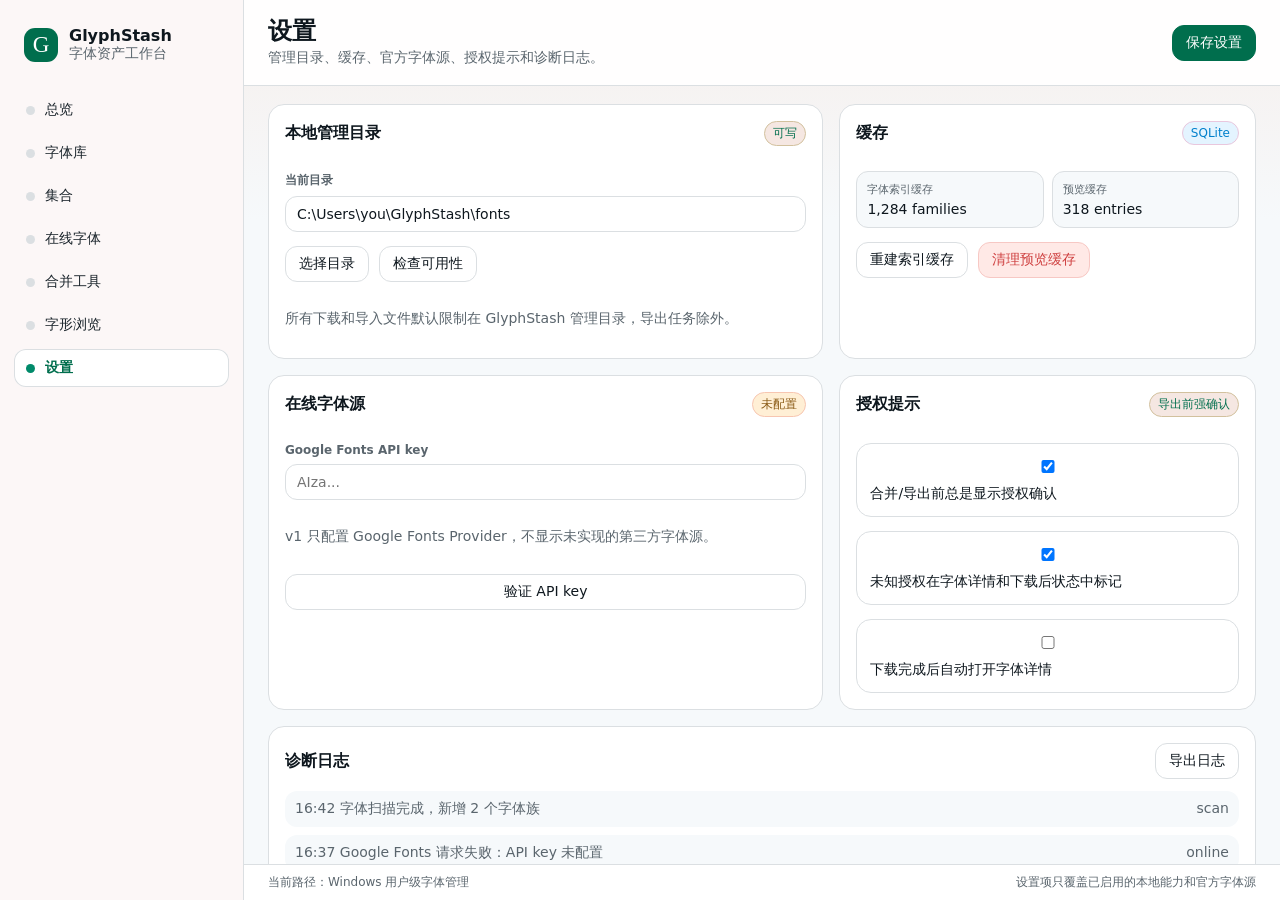
<file: docs/mockup/settings.html>
<!doctype html>
<html lang="zh-CN">
<head>
  <meta charset="utf-8">
  <meta name="viewport" content="width=device-width, initial-scale=1">
  <title>GlyphStash - 设置</title>
  <link rel="stylesheet" href="css/glyphstash.css">
</head>
<body>
  <main class="app" data-settings>
    <aside class="nav">
      <div class="brand"><div class="brand-mark">G</div><div><strong>GlyphStash</strong><span>字体资产工作台</span></div></div>
      <nav class="nav-section">
        <a class="nav-link" href="index.html"><i class="nav-dot"></i><span>总览</span></a>
        <a class="nav-link" href="font-library.html"><i class="nav-dot"></i><span>字体库</span></a>
        <a class="nav-link" href="collections.html"><i class="nav-dot"></i><span>集合</span></a>
        <a class="nav-link" href="online-fonts.html"><i class="nav-dot"></i><span>在线字体</span></a>
        <a class="nav-link" href="merge-tool.html"><i class="nav-dot"></i><span>合并工具</span></a>
        <a class="nav-link" href="glyph-browser.html"><i class="nav-dot"></i><span>字形浏览</span></a>
        <a class="nav-link active" href="settings.html"><i class="nav-dot"></i><span>设置</span></a>
      </nav>
    </aside>
    <section class="workspace">
      <header class="topbar">
        <div><h1>设置</h1><p>管理目录、缓存、官方字体源、授权提示和诊断日志。</p></div>
        <div class="actions"><button class="btn primary" data-setting-action="设置已保存">保存设置</button></div>
      </header>
      <div class="content">
        <div class="two-col">
          <section class="panel panel-pad filter">
            <div class="section-title"><h2>本地管理目录</h2><span class="pill ok">可写</span></div>
            <div class="field"><label>当前目录</label><input class="input" value="C:\Users\you\GlyphStash\fonts"></div>
            <div class="actions"><button class="btn" data-setting-action="已打开目录选择器">选择目录</button><button class="btn" data-setting-action="目录可用性检查通过">检查可用性</button></div>
            <p class="muted">所有下载和导入文件默认限制在 GlyphStash 管理目录，导出任务除外。</p>
          </section>
          <section class="panel panel-pad filter">
            <div class="section-title"><h2>缓存</h2><span class="pill blue">SQLite</span></div>
            <div class="meta-grid">
              <div class="meta"><span>字体索引缓存</span>1,284 families</div>
              <div class="meta"><span>预览缓存</span>318 entries</div>
            </div>
            <div class="actions"><button class="btn" data-setting-action="字体索引缓存已刷新">重建索引缓存</button><button class="btn danger" data-setting-action="预览缓存已清理">清理预览缓存</button></div>
          </section>
          <section class="panel panel-pad filter">
            <div class="section-title"><h2>在线字体源</h2><span class="pill warn" data-api-status>未配置</span></div>
            <div class="field"><label>Google Fonts API key</label><input class="input" data-api-key type="password" placeholder="AIza..."></div>
            <p class="muted">v1 只配置 Google Fonts Provider，不显示未实现的第三方字体源。</p>
            <button class="btn" data-setting-action="正在验证 Google Fonts API key">验证 API key</button>
          </section>
          <section class="panel panel-pad filter">
            <div class="section-title"><h2>授权提示</h2><span class="pill ok">导出前强确认</span></div>
            <label class="row"><input type="checkbox" checked> 合并/导出前总是显示授权确认</label>
            <label class="row"><input type="checkbox" checked> 未知授权在字体详情和下载后状态中标记</label>
            <label class="row"><input type="checkbox"> 下载完成后自动打开字体详情</label>
          </section>
        </div>
        <section class="panel panel-pad" style="margin-top:16px">
          <div class="section-title"><h2>诊断日志</h2><button class="btn" data-setting-action="诊断日志已导出">导出日志</button></div>
          <div class="progress-log">
            <div class="log-line"><span>16:42 字体扫描完成，新增 2 个字体族</span><span>scan</span></div>
            <div class="log-line"><span>16:37 Google Fonts 请求失败：API key 未配置</span><span>online</span></div>
            <div class="log-line"><span>16:31 集合官网改版导出清单</span><span>collection</span></div>
            <div class="log-line"><span>16:22 合并任务失败：输出路径与原始字体冲突</span><span>merge</span></div>
          </div>
        </section>
      </div>
      <footer class="statusbar"><span>当前路径：Windows 用户级字体管理</span><span>设置项只覆盖已启用的本地能力和官方字体源</span></footer>
    </section>
  </main>
  <div class="toast"></div>
  <script src="js/glyphstash.js"></script>
</body>
</html>
</file>
<file: docs/mockup/css/glyphstash.css>
:root {
  --bg:      oklch(98% 0.004 240);
  --surface: oklch(100% 0 0);
  --fg:      oklch(20% 0.02 240);
  --muted:   oklch(50% 0.018 240);
  --border:  oklch(90% 0.006 240);
  --accent:  oklch(56% 0.12 170);

  --font-display: 'Söhne', 'Avenir Next', -apple-system, BlinkMacSystemFont, system-ui, sans-serif;
  --font-body:    -apple-system, BlinkMacSystemFont, 'SF Pro Text', system-ui, sans-serif;

  --accent-soft: color-mix(in oklch, var(--accent), white 86%);
  --accent-strong: oklch(46% 0.13 170);
  --blue: oklch(58% 0.15 245);
  --blue-soft: oklch(96% 0.025 245);
  --warn: oklch(70% 0.14 70);
  --warn-soft: oklch(96% 0.04 75);
  --danger: oklch(58% 0.18 25);
  --danger-soft: oklch(96% 0.035 25);
  --ok: oklch(55% 0.13 150);
  --ok-soft: oklch(95% 0.035 150);
  --shadow: 0 18px 50px color-mix(in oklch, var(--fg), transparent 91%);
  --radius: 16px;
}

* { box-sizing: border-box; }

html, body {
  margin: 0;
  min-height: 100%;
  color: var(--fg);
  background: var(--bg);
  font-family: var(--font-body);
  font-size: 14px;
  letter-spacing: 0;
}

body {
  overflow: hidden;
}

button, input, select, textarea {
  font: inherit;
}

button {
  border: 0;
  cursor: pointer;
}

a {
  color: inherit;
  text-decoration: none;
}

.app {
  display: grid;
  grid-template-columns: 244px minmax(660px, 1fr);
  height: 100vh;
}

.shell {
  display: grid;
  grid-template-columns: 244px minmax(620px, 1fr) minmax(320px, 380px);
  height: 100vh;
}

.nav {
  display: flex;
  flex-direction: column;
  gap: 18px;
  padding: 18px 14px;
  background: color-mix(in oklch, var(--surface), var(--accent-soft) 34%);
  border-right: 1px solid var(--border);
}

.brand {
  display: flex;
  align-items: center;
  gap: 11px;
  padding: 8px 10px 10px;
}

.brand-mark {
  display: grid;
  place-items: center;
  width: 34px;
  height: 34px;
  border-radius: 11px;
  color: white;
  background: var(--accent-strong);
  font-family: Georgia, serif;
  font-size: 23px;
  line-height: 1;
}

.brand strong {
  display: block;
  font-family: var(--font-display);
  font-size: 16px;
}

.brand span, .caption, .muted {
  color: var(--muted);
}

.nav-section {
  display: grid;
  gap: 5px;
}

.nav-label {
  padding: 0 12px 5px;
  color: var(--muted);
  font-size: 11px;
  font-weight: 700;
  letter-spacing: .06em;
  text-transform: uppercase;
}

.nav-link {
  display: flex;
  align-items: center;
  gap: 10px;
  min-height: 38px;
  padding: 9px 12px;
  border-radius: 12px;
  color: color-mix(in oklch, var(--fg), var(--muted) 18%);
}

.nav-link:hover,
.nav-link.active {
  background: var(--surface);
  box-shadow: inset 0 0 0 1px var(--border);
}

.nav-link.active {
  color: var(--accent-strong);
  font-weight: 700;
}

.nav-dot {
  width: 9px;
  height: 9px;
  border-radius: 99px;
  background: var(--border);
}

.nav-link.active .nav-dot {
  background: var(--accent);
}

.nav-footer {
  margin-top: auto;
  padding: 12px;
  border-radius: var(--radius);
  background: var(--surface);
  border: 1px solid var(--border);
}

.workspace {
  display: grid;
  grid-template-rows: auto 1fr auto;
  min-width: 0;
  min-height: 0;
  height: 100vh;
  overflow: hidden;
  background:
    linear-gradient(180deg, color-mix(in oklch, var(--accent-soft), transparent 40%), transparent 220px),
    var(--bg);
}

.topbar {
  display: flex;
  align-items: center;
  justify-content: space-between;
  gap: 18px;
  min-height: 76px;
  padding: 18px 24px;
  border-bottom: 1px solid var(--border);
  background: color-mix(in oklch, var(--surface), transparent 8%);
  backdrop-filter: blur(18px);
}

.topbar h1 {
  margin: 0;
  font-family: var(--font-display);
  font-size: 24px;
  line-height: 1.1;
  letter-spacing: 0;
}

.topbar p {
  margin: 5px 0 0;
  color: var(--muted);
}

.actions {
  display: flex;
  align-items: center;
  gap: 10px;
  flex-wrap: wrap;
}

.btn {
  display: inline-flex;
  align-items: center;
  justify-content: center;
  gap: 8px;
  min-height: 36px;
  padding: 0 13px;
  border-radius: 12px;
  color: var(--fg);
  background: var(--surface);
  border: 1px solid var(--border);
  white-space: nowrap;
}

.btn:hover {
  border-color: color-mix(in oklch, var(--accent), var(--border) 45%);
}

.btn.primary {
  color: white;
  background: var(--accent-strong);
  border-color: var(--accent-strong);
}

.btn.danger {
  color: var(--danger);
  background: var(--danger-soft);
  border-color: color-mix(in oklch, var(--danger), white 70%);
}

.btn.ghost {
  background: transparent;
}

.btn:disabled {
  cursor: not-allowed;
  opacity: .48;
}

.content {
  min-height: 0;
  overflow: auto;
  padding: 18px 24px 22px;
}

.statusbar {
  display: flex;
  justify-content: space-between;
  gap: 12px;
  padding: 9px 24px;
  border-top: 1px solid var(--border);
  color: var(--muted);
  background: var(--surface);
  font-size: 12px;
}

.panel {
  background: color-mix(in oklch, var(--surface), transparent 2%);
  border: 1px solid var(--border);
  border-radius: var(--radius);
}

.panel-pad {
  padding: 16px;
}

.section-title {
  display: flex;
  align-items: center;
  justify-content: space-between;
  gap: 12px;
  margin-bottom: 12px;
}

.section-title h2, .section-title h3 {
  margin: 0;
  font-family: var(--font-display);
  font-size: 16px;
}

.main-grid {
  display: grid;
  grid-template-columns: 250px minmax(460px, 1fr);
  gap: 16px;
  min-height: 100%;
}

.two-col {
  display: grid;
  grid-template-columns: minmax(420px, 1fr) minmax(340px, .75fr);
  gap: 16px;
}

.filter {
  display: grid;
  gap: 14px;
  align-content: start;
}

.field {
  display: grid;
  gap: 7px;
}

.field label {
  color: var(--muted);
  font-size: 12px;
  font-weight: 700;
}

.input, .select, textarea.input {
  width: 100%;
  min-height: 36px;
  padding: 8px 11px;
  border-radius: 12px;
  border: 1px solid var(--border);
  color: var(--fg);
  background: var(--surface);
  outline: none;
}

.input:focus, .select:focus, textarea.input:focus {
  border-color: var(--accent);
  box-shadow: 0 0 0 3px var(--accent-soft);
}

.segmented {
  display: inline-flex;
  padding: 3px;
  gap: 2px;
  border: 1px solid var(--border);
  border-radius: 13px;
  background: var(--surface);
}

.segmented button {
  min-height: 30px;
  padding: 0 10px;
  border-radius: 10px;
  color: var(--muted);
  background: transparent;
}

.segmented button.active {
  color: var(--fg);
  background: var(--accent-soft);
}

.chips {
  display: flex;
  gap: 7px;
  flex-wrap: wrap;
}

.chip, .pill {
  display: inline-flex;
  align-items: center;
  gap: 6px;
  min-height: 24px;
  padding: 3px 8px;
  border-radius: 999px;
  color: var(--muted);
  background: var(--surface);
  border: 1px solid var(--border);
  font-size: 12px;
  white-space: nowrap;
}

.chip.active, .pill.ok {
  color: var(--accent-strong);
  background: var(--accent-soft);
  border-color: color-mix(in oklch, var(--accent), white 58%);
}

.pill.blue {
  color: var(--blue);
  background: var(--blue-soft);
  border-color: color-mix(in oklch, var(--blue), white 68%);
}

.pill.warn {
  color: color-mix(in oklch, var(--warn), black 28%);
  background: var(--warn-soft);
  border-color: color-mix(in oklch, var(--warn), white 55%);
}

.pill.danger {
  color: var(--danger);
  background: var(--danger-soft);
  border-color: color-mix(in oklch, var(--danger), white 64%);
}

.list {
  display: grid;
  gap: 10px;
}

.row {
  display: grid;
  gap: 9px;
  padding: 13px;
  border: 1px solid var(--border);
  border-radius: 15px;
  background: var(--surface);
}

.row.selectable {
  cursor: pointer;
}

.row.selectable:hover,
.row.selectable.active {
  border-color: color-mix(in oklch, var(--accent), white 50%);
  box-shadow: 0 0 0 3px var(--accent-soft);
}

.row-head {
  display: flex;
  align-items: flex-start;
  justify-content: space-between;
  gap: 12px;
}

.row h3, .row h4 {
  margin: 0;
  font-size: 15px;
  font-family: var(--font-display);
}

.font-preview {
  margin: 0;
  color: color-mix(in oklch, var(--fg), var(--muted) 8%);
  line-height: 1.25;
  text-wrap: pretty;
}

.preview-serif { font-family: Georgia, 'Times New Roman', serif; }
.preview-sans { font-family: 'Segoe UI', Arial, sans-serif; }
.preview-mono { font-family: 'Cascadia Mono', Consolas, monospace; }
.preview-ui { font-family: 'Trebuchet MS', var(--font-body); }

.detail {
  min-width: 0;
  border-left: 1px solid var(--border);
  background: var(--surface);
  overflow: auto;
}

.detail-inner {
  display: grid;
  gap: 16px;
  padding: 18px;
}

.detail-hero {
  display: grid;
  gap: 10px;
  padding-bottom: 14px;
  border-bottom: 1px solid var(--border);
}

.detail-hero h2 {
  margin: 0;
  font-family: var(--font-display);
  font-size: 24px;
}

.meta-grid {
  display: grid;
  grid-template-columns: repeat(2, minmax(0, 1fr));
  gap: 8px;
}

.meta {
  padding: 10px;
  border-radius: 12px;
  background: var(--bg);
  border: 1px solid var(--border);
}

.meta span {
  display: block;
  color: var(--muted);
  font-size: 11px;
  margin-bottom: 4px;
}

.table {
  width: 100%;
  border-collapse: collapse;
  background: var(--surface);
  border: 1px solid var(--border);
  border-radius: 14px;
  overflow: hidden;
}

.table th, .table td {
  padding: 10px 12px;
  border-bottom: 1px solid var(--border);
  text-align: left;
  vertical-align: middle;
}

.table th {
  color: var(--muted);
  font-size: 12px;
  font-weight: 700;
  background: var(--bg);
}

.table tr:last-child td {
  border-bottom: 0;
}

.glyph-grid {
  display: grid;
  grid-template-columns: repeat(auto-fill, minmax(78px, 1fr));
  gap: 8px;
}

.glyph {
  display: grid;
  place-items: center;
  min-height: 82px;
  padding: 8px 5px;
  border-radius: 14px;
  background: var(--surface);
  border: 1px solid var(--border);
  cursor: pointer;
}

.glyph.active,
.glyph:hover {
  border-color: var(--accent);
  background: var(--accent-soft);
}

.glyph b {
  font-size: 28px;
  line-height: 1;
}

.glyph span {
  color: var(--muted);
  font-size: 11px;
  margin-top: 8px;
}

.stepper {
  display: grid;
  grid-template-columns: repeat(5, 1fr);
  gap: 8px;
}

.step {
  padding: 10px;
  border-radius: 13px;
  background: var(--surface);
  border: 1px solid var(--border);
  color: var(--muted);
  text-align: left;
}

.step.active {
  color: var(--accent-strong);
  background: var(--accent-soft);
  border-color: color-mix(in oklch, var(--accent), white 62%);
}

.wizard-page {
  display: none;
}

.wizard-page.active {
  display: grid;
  gap: 16px;
}

.toast {
  position: fixed;
  right: 18px;
  bottom: 18px;
  z-index: 30;
  display: none;
  max-width: 360px;
  padding: 12px 14px;
  border-radius: 14px;
  background: var(--fg);
  color: white;
  box-shadow: var(--shadow);
}

.toast.show {
  display: block;
}

.modal-backdrop {
  position: fixed;
  inset: 0;
  z-index: 20;
  display: none;
  place-items: center;
  background: color-mix(in oklch, var(--fg), transparent 70%);
}

.modal-backdrop.show {
  display: grid;
}

.modal {
  width: min(720px, calc(100vw - 48px));
  max-height: calc(100vh - 48px);
  overflow: auto;
  padding: 18px;
  border-radius: 20px;
  background: var(--surface);
  border: 1px solid var(--border);
  box-shadow: var(--shadow);
}

.modal h2 {
  margin: 0 0 8px;
  font-family: var(--font-display);
  font-size: 20px;
}

.launcher {
  display: grid;
  grid-template-columns: repeat(auto-fit, minmax(230px, 1fr));
  gap: 14px;
}

.screen-card {
  display: grid;
  gap: 10px;
  min-height: 170px;
  padding: 16px;
  border-radius: 18px;
  background: var(--surface);
  border: 1px solid var(--border);
}

.screen-card:hover {
  border-color: var(--accent);
  box-shadow: var(--shadow);
}

.meter {
  height: 8px;
  border-radius: 999px;
  background: var(--border);
  overflow: hidden;
}

.meter span {
  display: block;
  height: 100%;
  background: var(--accent);
}

.empty {
  display: grid;
  place-items: center;
  min-height: 220px;
  padding: 22px;
  text-align: center;
  border: 1px dashed var(--border);
  border-radius: 18px;
  color: var(--muted);
}

.split-list {
  display: grid;
  grid-template-columns: minmax(230px, .45fr) minmax(420px, 1fr);
  gap: 16px;
}

.progress-log {
  display: grid;
  gap: 8px;
}

.log-line {
  display: flex;
  justify-content: space-between;
  gap: 12px;
  padding: 9px 10px;
  border-radius: 12px;
  background: var(--bg);
  color: var(--muted);
}

.range-row {
  display: grid;
  grid-template-columns: 1fr auto;
  gap: 10px;
  align-items: center;
}

@media (max-width: 1180px) {
  .shell {
    grid-template-columns: 84px minmax(560px, 1fr);
  }

  .shell .detail {
    display: none;
  }

  .nav {
    padding-inline: 10px;
  }

  .brand div,
  .nav-link span,
  .nav-label,
  .nav-footer {
    display: none;
  }

  .brand {
    justify-content: center;
    padding-inline: 0;
  }

  .nav-link {
    justify-content: center;
  }

  .main-grid, .two-col, .split-list {
    grid-template-columns: 1fr;
  }
}
</file>
